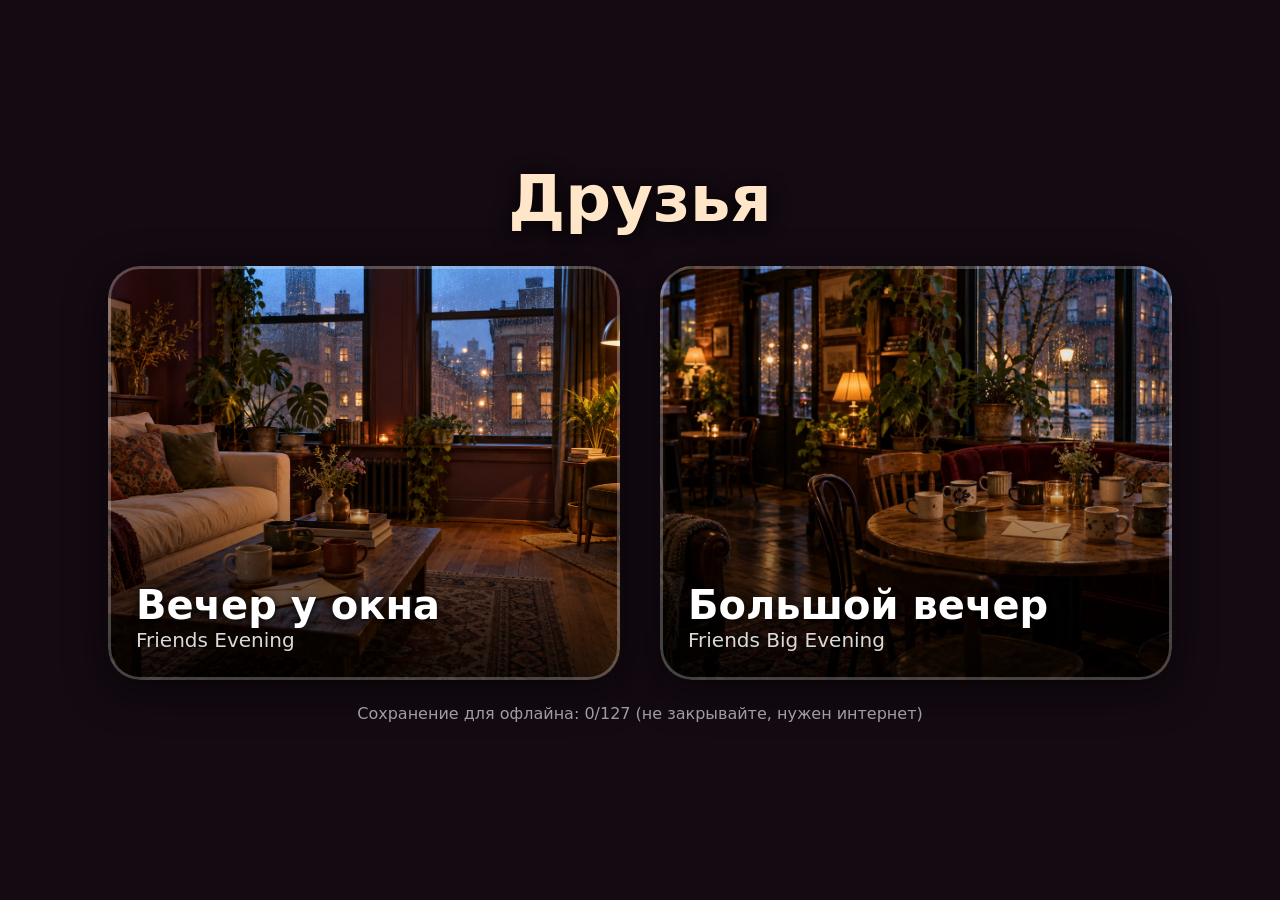
<file: index.html>
<!doctype html><html lang="ru"><head><meta charset="utf-8">
<meta name="viewport" content="width=device-width,initial-scale=1,viewport-fit=cover">
<meta http-equiv="Content-Security-Policy" content="default-src 'self'; script-src 'self'; style-src 'self'; img-src 'self' data:; connect-src 'self'">
<meta name="apple-mobile-web-app-capable" content="yes"><meta name="mobile-web-app-capable" content="yes">
<meta name="apple-mobile-web-app-status-bar-style" content="black-translucent"><meta name="apple-mobile-web-app-title" content="Друзья">
<link rel="manifest" href="manifest.json"><link rel="apple-touch-icon" href="icon-180.png"><link rel="icon" href="icon-180.png">
<title>Друзья — вечер</title><link rel="stylesheet" href="hub.css"></head><body>
<h1>Друзья</h1>
<div class="row"><a class="card c1" href="evening/"><span>Вечер у окна</span><small>Friends Evening</small></a>
<a class="card c2" href="big/"><span>Большой вечер</span><small>Friends Big Evening</small></a></div>
<p id="st">Подготовка офлайн…</p><script src="reg.js"></script><script src="hub.js"></script></body></html>
</file>
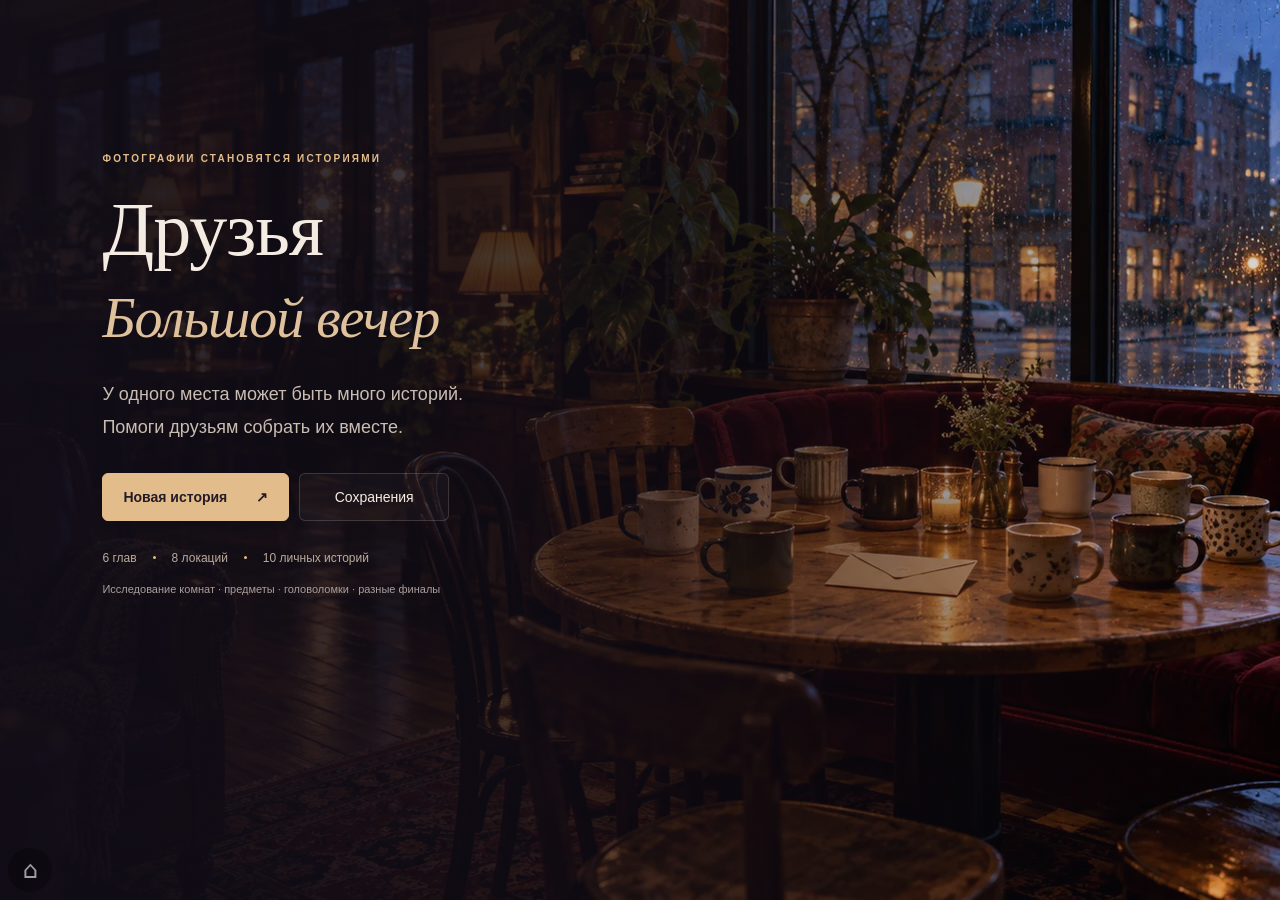
<file: big/index.html>
<!doctype html><html lang="ru"><head><meta charset="utf-8"><meta name="viewport" content="width=device-width,initial-scale=1,viewport-fit=cover"><meta name="apple-mobile-web-app-capable" content="yes"><meta name="mobile-web-app-capable" content="yes"><meta name="apple-mobile-web-app-status-bar-style" content="black-translucent"><meta name="apple-mobile-web-app-title" content="Друзья"><meta http-equiv="Content-Security-Policy" content="default-src 'self'; script-src 'self'; style-src 'self' 'unsafe-inline'; img-src 'self' data:; media-src 'self'; connect-src 'none'"><title>Друзья — Большой вечер</title><link rel="stylesheet" href="style.css"><link rel="stylesheet" href="../hubback.css"><link rel="manifest" href="../manifest.json"><link rel="apple-touch-icon" href="../icon-180.png"></head><body>
<section id="titleScreen"><div class="titleShade"></div><div class="titleContent"><div class="eyebrow">ФОТОГРАФИИ СТАНОВЯТСЯ ИСТОРИЯМИ</div><h1>Друзья<br><em>Большой вечер</em></h1><p>У одного места может быть много историй.<br>Помоги друзьям собрать их вместе.</p><div class="titleButtons"><button id="start" class="gold">Новая история <span>↗</span></button><button id="continue" hidden>Продолжить</button><button id="titleSaves">Сохранения</button></div><div class="titleFacts">6 глав <i></i> 8 локаций <i></i> 10 личных историй</div><div class="small titleNote">Исследование комнат · предметы · головоломки · разные финалы</div></div></section>
<main id="game" hidden><header><button id="logo" aria-label="Главное меню">ДРУЗЬЯ <span>БОЛЬШОЙ ВЕЧЕР</span></button><div id="chapterLabel"></div><div class="topActions"><button id="musicButton">♫ Музыка выкл.</button><button id="albumButton">Фотоальбом</button><button id="menuButton">Меню <kbd>Esc</kbd></button></div></header>
<nav id="roomNav" aria-label="Комнаты"><div class="eyebrow">МЕСТА</div><div id="roomButtons"></div><button id="mapButton" class="navExtra">Карта дома <kbd>M</kbd></button><button id="journalButton" class="navExtra">Записная книжка <kbd>J</kbd></button><button id="hintButton" class="navExtra">Подсказка <kbd>H</kbd></button></nav>
<section id="scene"><div class="roomHeading"><div><div id="roomSub" class="eyebrow"></div><h2 id="roomName"></h2></div><button id="highlight" title="Показать места для осмотра">◎ Объекты</button></div><div id="roomImage"><img id="background" alt="Текущая комната"><div class="roomVignette"></div><div id="hotspots"></div><img id="decorPhoto" hidden alt="Выбранная фотография в экспозиции"></div><div id="roomDescription"></div></section>
<aside id="sidebar"><div class="eyebrow">СЕЙЧАС ВАЖНО</div><h3 id="chapterName"></h3><div id="goalList"></div><div class="peopleHeading eyebrow">РЯДОМ С ТОБОЙ</div><div id="people"></div><div id="progressLine"></div></aside>
<section id="inventory"><div class="inventoryLabel">ТВОИ ВЕЩИ <button id="clearItem" hidden>Убрать выбор ×</button></div><div id="items"></div></section></main>
<dialog id="panel"><button class="close" data-close="panel" aria-label="Закрыть">×</button><div id="panelContent"></div></dialog>
<dialog id="conversation"><button class="close" data-close="conversation" aria-label="Закрыть">×</button><div class="conversationLayout"><div class="actorFrame"><img id="actorStill" alt="Героиня"><video id="actor" muted loop playsinline></video></div><div class="conversationText"><div id="actorRole" class="eyebrow"></div><h2 id="actorName"></h2><div id="actorWords" class="prose"></div><div id="actorChoices" class="actions"></div></div></div></dialog>
<dialog id="puzzle"><button class="close" data-close="puzzle" aria-label="Закрыть">×</button><div id="puzzleContent"></div></dialog>
<dialog id="cinema"><div class="cinemaHeader"><div><div class="eyebrow" id="cinemaChapter"></div><h3 id="cinemaTitle"></h3></div><button id="skipCinema">Продолжить без просмотра →</button></div><video id="film" muted playsinline controls></video><div class="cinemaBottom"><span id="cinemaCount"></span><button id="nextCinema">Следующая сцена →</button></div></dialog>
<div id="toast" role="status" aria-live="polite"></div><audio id="music" src="assets/music.mp3" loop preload="none"></audio><script src="world.js"></script><script src="rules.js"></script><script src="app.js"></script><script src="qa-renderer.js"></script><a href="../" class="hubback" aria-label="Меню">⌂</a><script src="../reg.js"></script></body></html>
</file>
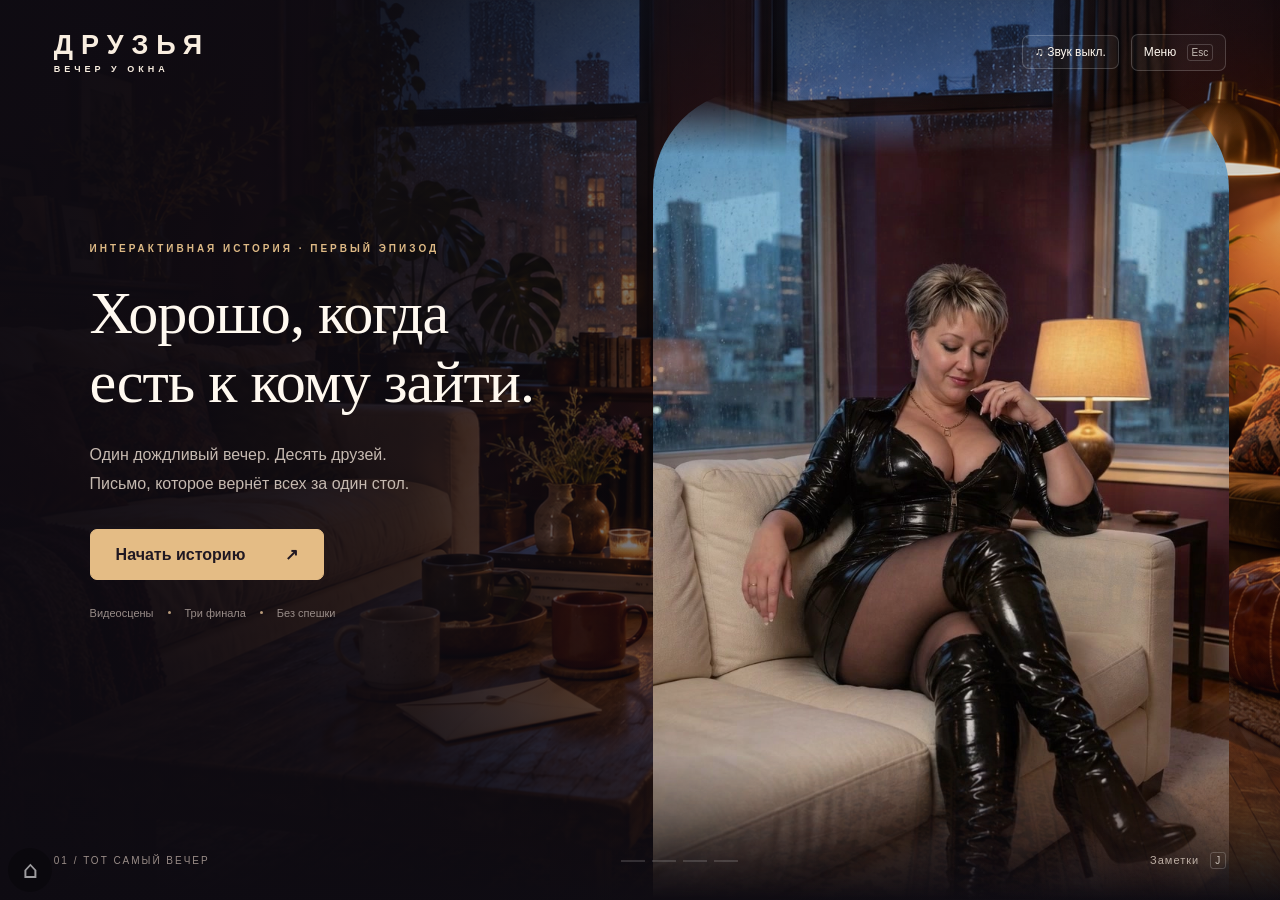
<file: evening/index.html>
<!doctype html><html lang="ru"><head><meta charset="utf-8"><meta name="viewport" content="width=device-width,initial-scale=1,viewport-fit=cover"><meta name="apple-mobile-web-app-capable" content="yes"><meta name="mobile-web-app-capable" content="yes"><meta name="apple-mobile-web-app-status-bar-style" content="black-translucent"><meta name="apple-mobile-web-app-title" content="Друзья"><meta http-equiv="Content-Security-Policy" content="default-src 'self'; script-src 'self'; style-src 'self'; img-src 'self' data:; media-src 'self'; connect-src 'none'"><title>Друзья · Вечер у окна</title><link rel="stylesheet" href="style.css"><link rel="stylesheet" href="../hubback.css"><link rel="manifest" href="../manifest.json"><link rel="apple-touch-icon" href="../icon-180.png"></head><body>
<main id="stage"><div id="room"></div><div class="veil"></div><div id="portrait"><img id="still" alt="Героиня сцены"><video id="actor" muted playsinline></video></div>
<header><a id="home" href="#" aria-label="Главное меню">ДРУЗЬЯ<span>ВЕЧЕР У ОКНА</span></a><div class="topright"><span id="location"></span><button id="sound" aria-label="Включить музыку">♫ <span>Звук выкл.</span></button><button id="menuButton">Меню <kbd>Esc</kbd></button></div></header>
<section id="landing"><div class="eyebrow">ИНТЕРАКТИВНАЯ ИСТОРИЯ · ПЕРВЫЙ ЭПИЗОД</div><h1>Хорошо, когда<br>есть к кому зайти.</h1><p>Один дождливый вечер. Десять друзей.<br>Письмо, которое вернёт всех за один стол.</p><div class="startrow"><button id="start" class="primary">Начать историю <span>↗</span></button><button id="continue" hidden>Продолжить</button></div><div class="tags">Видеосцены <i></i> Три финала <i></i> Без спешки</div></section>
<section id="dialogue" hidden><div id="chapter" class="eyebrow"></div><div class="speaker"><span id="speaker"></span><span class="line"></span></div><h2 id="sceneTitle"></h2><div id="text"></div><div id="choices"></div><div id="ending" hidden></div><div class="hint">Выбор: <kbd>1</kbd> <kbd>2</kbd> <kbd>3</kbd> <span>История сохраняется автоматически</span></div></section>
<footer><span id="episode">01 / ТОТ САМЫЙ ВЕЧЕР</span><div id="chapterDots"><b></b><b></b><b></b><b></b></div><button id="journalButton">Заметки <kbd>J</kbd></button></footer>
</main><dialog id="menu"><button class="close" data-close="menu" aria-label="Закрыть">×</button><div class="eyebrow">ТВОЙ ВЕЧЕР</div><h2>Сделаем паузу?</h2><p>Прогресс сохраняется после каждого выбора.</p><button id="resumeMenu" class="primary">Вернуться в игру</button><button id="restart">Начать заново</button><button id="castButton">Герои вечера</button><label>Качество видео<select id="quality"><option value="full">Исходное · 720p</option><option value="eco">Экономное · 480p</option></select></label><label><input id="captions" type="checkbox" checked> Показывать текст сразу</label><p class="small">Авторская история о дружбе в духе камерного ситкома. Неофициальная игра. Видеосцены созданы ИИ по предоставленным фотографиям. Голоса актёров и кадры сериала не используются.</p></dialog>
<dialog id="journal"><button class="close" data-close="journal" aria-label="Закрыть">×</button><div class="eyebrow">МАЛЕНЬКИЕ ДЕТАЛИ</div><h2>Записная книжка</h2><div id="notes"></div></dialog>
<dialog id="cast"><button class="close" data-close="cast" aria-label="Закрыть">×</button><div class="eyebrow">КОМПАНИЯ В СБОРЕ</div><h2>Герои вечера</h2><div id="castGrid"></div></dialog>
<dialog id="confirm"><h2>Начать новый вечер?</h2><p>Текущее прохождение будет заменено. Найденные финалы останутся в коллекции.</p><button id="confirmNew" class="primary">Начать заново</button><button data-close="confirm">Отмена</button></dialog>
<audio id="music" src="assets/music.wav" loop preload="none"></audio><script src="story.js"></script><script src="game.js"></script><a href="../" class="hubback" aria-label="Меню">⌂</a><script src="../reg.js"></script></body></html>
</file>
<file: hub.css>
html,body{margin:0;height:100%;background:#140a12;color:#fff;font-family:system-ui,-apple-system,sans-serif;display:flex;flex-direction:column;align-items:center;justify-content:center;padding:env(safe-area-inset-top) env(safe-area-inset-right) env(safe-area-inset-bottom) env(safe-area-inset-left);box-sizing:border-box}
h1{font-size:64px;margin:0 0 30px;color:#ffe6c8;text-shadow:0 4px 20px #000}
.row{display:flex;gap:40px}
.card{width:40vw;height:46vh;border-radius:32px;display:flex;flex-direction:column;justify-content:flex-end;padding:28px;box-sizing:border-box;color:#fff;text-decoration:none;background-size:cover;background-position:center;box-shadow:0 10px 40px rgba(0,0,0,.6),inset 0 0 0 3px rgba(255,255,255,.25)}
.card span{font-size:40px;font-weight:800;text-shadow:0 2px 10px #000}.card small{font-size:20px;opacity:.85}
.c1{background-image:linear-gradient(transparent 40%,rgba(0,0,0,.8)),url(evening/assets/room.png)}
.c2{background-image:linear-gradient(transparent 40%,rgba(0,0,0,.8)),url(big/assets/cafe.webp)}
.card:active{transform:scale(.97)}#st{opacity:.6;margin-top:24px}
</file>
<file: big/style.css>
:root{color-scheme:dark;--bg:#151119;--panel:#211b25;--muted:#aa9e9b;--gold:#e2bd8b;--line:#ffffff19}*{box-sizing:border-box}body{margin:0;background:var(--bg);color:#f4ece3;font-family:'Segoe UI',Arial,sans-serif;font-size:14px}button,input,select{font:inherit}button{color:inherit;background:#ffffff07;border:1px solid #ffffff26;border-radius:6px;padding:10px 14px;cursor:pointer;transition:background .15s,border-color .15s}button:hover{background:#ffffff14;border-color:#d4b084}button:disabled{opacity:.35;cursor:default}button:focus-visible,input:focus-visible,select:focus-visible{outline:3px solid var(--gold);outline-offset:3px}.gold{background:var(--gold);color:#241b26;border-color:var(--gold);font-weight:600}.gold:hover{background:#f2d1a5;color:#241b26}.eyebrow{font-size:10px;color:var(--gold);letter-spacing:2.2px;font-weight:600}.small{font-size:11px;color:var(--muted);line-height:1.7}[hidden]{display:none!important}h1,h2,h3,p{margin-top:0}h2{font:34px Georgia,serif;font-weight:400;margin:13px 0 20px}h3{font:24px Georgia,serif;font-weight:400;line-height:1.3}kbd{font:10px 'Segoe UI',sans-serif;border:1px solid #ffffff27;border-radius:3px;padding:2px 4px;margin-left:6px;color:#afa39c}.prose{font-size:16px;line-height:1.8;color:#d7ccc4;white-space:pre-line}.actions{display:grid;gap:9px;margin-top:23px}.actions button{text-align:left;line-height:1.45;min-height:43px}.buttonRow{display:flex;flex-wrap:wrap;gap:9px;margin-top:20px}.buttonRow button{flex:1}.tag{display:inline-block;border:1px solid #d1ae7440;color:#ddc59f;border-radius:20px;padding:4px 9px;font-size:10px;margin:4px 5px 4px 0}
#titleScreen{position:absolute;inset:0;min-height:620px;background:url('assets/cafe.webp') center/cover}.titleShade{position:absolute;inset:0;background:linear-gradient(90deg,#110d17f5,#110d17c4 42%,#110d1722)}.titleContent{position:absolute;top:17%;left:8%;max-width:720px}h1{font:76px Georgia,serif;font-weight:400;line-height:1.08;letter-spacing:-1px;margin:24px 0 26px}h1 em{font-size:56px;color:#dfc29c;font-style:italic}.titleContent p{font-size:18px;line-height:1.8;color:#c9bdb2}.titleButtons{display:flex;gap:10px;margin-top:30px}.titleButtons button{min-width:150px;padding:15px 20px}.titleButtons span{margin-left:25px}.titleFacts{display:flex;gap:16px;align-items:center;color:#bbab9a;font-size:12px;margin-top:30px}.titleFacts i{width:3px;height:3px;background:var(--gold);border-radius:50%}.titleNote{margin-top:15px}
#game{height:100vh;min-height:620px;display:grid;grid-template-columns:184px minmax(400px,1fr) 290px;grid-template-rows:83px 1fr 112px;overflow:hidden}header{grid-column:1/4;display:flex;align-items:center;justify-content:space-between;padding:18px 25px;border-bottom:1px solid var(--line);background:#15111af0;gap:20px}#logo{font-size:23px;letter-spacing:5px;border:0;background:none;text-align:left;padding:0}#logo span{display:block;font-size:8px;letter-spacing:2.5px;margin-top:4px}.topActions{display:flex;gap:8px}.topActions button{font-size:12px}#chapterLabel{font-size:11px;color:#b5a699}#roomNav{padding:27px 15px;border-right:1px solid var(--line);overflow:auto}#roomButtons{display:grid;gap:6px;margin:17px 0 28px}#roomButtons button{text-align:left;border-color:transparent;padding:10px 12px;font-size:13px}#roomButtons button.active{background:#4d3c42;border-color:#c1a07766;color:#f1d6b0}.roomIndex{color:#938176;font-size:10px;margin-right:9px}.navExtra{width:100%;text-align:left;font-size:11px;border:0;border-top:1px solid var(--line);border-radius:0;padding:13px 8px;color:#c7b7a8}.navExtra kbd{float:right}#scene{position:relative;min-width:0;overflow:hidden;background:radial-gradient(ellipse at 50% 50%,#352c35,#151119)}.roomHeading{position:absolute;top:28px;left:28px;right:25px;display:flex;align-items:center;justify-content:space-between;z-index:2}.roomHeading h2{font-size:31px;margin:10px 0}#highlight{font-size:11px;padding:8px 10px}#roomImage{position:absolute;width:100%;aspect-ratio:16/9;top:51%;transform:translateY(-50%);overflow:hidden}#background{width:100%;height:100%;object-fit:cover;display:block}.roomVignette{position:absolute;inset:0;background:linear-gradient(0deg,#151119b5,transparent 28%,transparent 80%,#15111977);pointer-events:none}#hotspots{position:absolute;inset:0}.spot{position:absolute;transform:translate(-50%,-50%);border-color:#f9d8a550;background:#1a141edb;backdrop-filter:none;font-size:11px;box-shadow:0 4px 18px #0007;padding:8px 10px;max-width:145px}.spot::before{content:'○';color:var(--gold);margin-right:6px}.spot.quest{border-color:#e5bf82;color:#ffe3b8}.spot.complete{border-color:#7eaa8a66;color:#c2d4bf}.spot.complete::before{content:'✓'}.spot.dim{opacity:.3}.spot.dim:hover,.spot.dim:focus-visible{opacity:1}.spot.target{outline:2px solid #f4cb8a;outline-offset:5px}#roomDescription{position:absolute;bottom:22px;left:28px;right:28px;color:#a99b92;line-height:1.7;font-size:12px}#decorPhoto{position:absolute;left:14%;top:26%;width:11%;height:32%;object-fit:cover;border:6px solid #8b6c43;box-shadow:0 5px 15px #0008;transform:rotate(-3deg)}
#sidebar{padding:28px 22px;border-left:1px solid var(--line);overflow:auto;background:#1b161e}#sidebar h3{font-size:24px;margin:12px 0 20px}#goalList{display:grid;gap:10px}.goal{text-align:left;display:flex;align-items:start;gap:9px;line-height:1.5;font-size:12px;padding:10px 11px}.goal span:first-child{color:#c7ab7d}.goal.done{opacity:.48}.peopleHeading{margin:30px 0 16px}#people{display:grid;gap:10px}.person{display:flex;gap:12px;align-items:center;text-align:left;width:100%;padding:7px;border-color:#ffffff13;background:#ffffff03}.person img{width:42px;height:52px;object-fit:cover;object-position:50% 25%;border-radius:4px}.person strong{display:block;font-size:13px;font-weight:500}.person small{display:block;font-size:10px;color:#aa9b91;margin-top:4px}.relation{height:2px;background:#4b3a40;margin-top:7px;width:100px}.relation i{display:block;height:100%;background:#e1b987}#progressLine{font-size:10px;line-height:1.7;color:#8e8078;margin-top:25px}#inventory{grid-column:1/4;border-top:1px solid var(--line);background:#19141d;padding:14px 24px}.inventoryLabel{font-size:9px;letter-spacing:2px;color:#a99581;display:flex;align-items:center;justify-content:space-between;height:18px}#clearItem{font-size:10px;border:0;padding:2px 5px;color:#d8bd93}#items{display:flex;gap:8px;overflow:auto;white-space:nowrap;padding:10px 0 5px;scrollbar-width:thin;scrollbar-color:#66503b transparent}#items button{font-size:11px;padding:11px 13px;min-height:38px}#items button.selected{background:#70503f;border-color:#ebc28d}#items .empty{font-size:12px;color:#756a66;padding:10px 0}
dialog{background:#231c28;color:#f5ede4;border:1px solid #b1946b55;border-radius:12px;box-shadow:0 30px 120px #000a;padding:38px;width:min(850px,90vw);max-height:89vh;overflow:auto}dialog::backdrop{background:#08060bdc;backdrop-filter:blur(5px)}dialog .close{position:absolute;right:12px;top:8px;border:0;background:#21192588;border-radius:50%;width:33px;height:33px;line-height:22px;padding:0;font-size:23px;z-index:8}.dialogIntro{max-width:700px}.dialogMeta{font-size:11px;color:#a99584;margin-top:12px}.statusBox{border-left:2px solid #bd9c6c;background:#ffffff05;padding:14px 17px;margin:18px 0;color:#cfbda7;line-height:1.7;font-size:13px}.slotGrid{display:grid;grid-template-columns:repeat(3,1fr);gap:12px;margin-top:20px}.slot{border:1px solid var(--line);padding:17px;border-radius:7px}.slot strong{display:block;margin-bottom:10px}.slot button{display:block;width:100%;font-size:12px;margin-top:8px}.mapGrid{display:grid;grid-template-columns:repeat(4,1fr);gap:12px;margin-top:22px}.mapRoom{padding:0;overflow:hidden;text-align:left}.mapRoom img{width:100%;height:100px;object-fit:cover}.mapRoom strong,.mapRoom small{display:block;margin:10px}.mapRoom small{font-size:10px;color:#b3a392}.journalRow{border-bottom:1px solid var(--line);padding:15px 0;line-height:1.6}.journalRow strong{color:#e0c399}.journalRow p{color:#b7a79c;font-size:12px;margin:8px 0}.journalTabs{display:flex;gap:8px;margin-bottom:20px}.albumGrid{display:grid;grid-template-columns:repeat(5,1fr);gap:12px;margin-top:22px}.photoCard{padding:0;overflow:hidden;text-align:left}.photoCard img{width:100%;height:170px;object-fit:cover;object-position:top}.photoCard strong,.photoCard small{display:block;margin:9px 10px}.photoCard small{font-size:9px;color:#afa095}.fullPhoto{display:block;max-width:100%;max-height:55vh;object-fit:contain;margin:0 auto 20px}.achievement{padding:10px 12px;border:1px solid #c9a96c44;display:inline-block;margin:5px;border-radius:6px;font-size:12px;color:#dec197}#conversation{width:min(1050px,94vw);padding:0}.conversationLayout{display:grid;grid-template-columns:36% 1fr;min-height:550px}.actorFrame{position:relative;background:#100d13;overflow:hidden}.actorFrame img,.actorFrame video{position:absolute;width:100%;height:100%;object-fit:cover;object-position:center}.actorFrame video{opacity:0;transition:opacity .3s}.actorFrame video.ready{opacity:1}.conversationText{padding:45px 38px;max-height:85vh;overflow:auto}.conversationText h2{font-size:37px}#actorChoices button{font-size:13px}#puzzle{width:min(900px,94vw)}.puzzleInfo{font-size:13px;line-height:1.7;color:#b9aa9c;max-width:720px;margin-bottom:20px}.puzzleError{min-height:22px;color:#e4b58c;font-size:12px;margin-top:14px}.puzzleLayout{display:grid;grid-template-columns:minmax(260px,1fr) 1fr;gap:30px}.tileGrid{display:grid;grid-template-columns:repeat(3,1fr);width:282px;height:423px;gap:3px;margin:auto}.photoTile{padding:0;border:2px solid transparent;border-radius:2px;background-size:300% 300%;color:transparent;min-width:0}.photoTile.chosen{border-color:#ffe0a0;outline:2px solid #ffe0a0;z-index:1}.photoTile.correct{border-color:#ffffff22}.orderList{display:grid;gap:9px}.orderCard{display:flex;align-items:center;justify-content:space-between;padding:10px 12px;border:1px solid var(--line);border-radius:6px;background:#ffffff04;gap:12px}.orderCard img{height:65px;width:50px;object-fit:cover;object-position:top}.orderCard .orderLabel{flex:1}.orderCard strong{font-size:13px;font-weight:500}.orderCard small{display:block;font-size:11px;color:#b2a18f;margin-top:3px}.orderControls{display:flex;gap:4px}.orderControls button{padding:5px 9px}.optionGrid{display:grid;grid-template-columns:repeat(3,1fr);gap:12px}.optionGrid button{min-height:80px;line-height:1.7;font-size:13px}.optionGrid button.picked{border-color:#e1bb7d;background:#614b37}.codeInput{font-size:40px;letter-spacing:14px;max-width:250px;width:100%;padding:17px;background:#120e17;border:1px solid #92724c;border-radius:6px;text-align:center;color:#f2d7b0}.switches{display:grid;gap:12px}.switches button{display:flex;justify-content:space-between;padding:15px}.switches button.on{border-color:#b1c29a;background:#334032}.recipeTray{min-height:65px;border:1px dashed #ad8e6577;padding:15px;margin:18px 0;color:#d8c19d;line-height:1.8}.recipeChoices{display:flex;flex-wrap:wrap;gap:10px}.recipeChoices button{min-height:48px}.chapterStamp{font:90px Georgia,serif;color:#d4ad7244;float:right;margin-right:15px}.endingTitle{font:43px Georgia,serif;color:#ebcca0}.endingStats{display:flex;gap:20px;flex-wrap:wrap;margin:25px 0}.endingStats strong{font:32px Georgia,serif;display:block}.endingStats span{font-size:11px;color:#ad9a89}#cinema{width:min(1150px,95vw);padding:20px}#film{display:block;width:100%;max-height:66vh;background:#000;object-fit:contain;border-radius:6px}.cinemaHeader{display:flex;align-items:center;justify-content:space-between;gap:20px;margin-bottom:17px}.cinemaHeader h3{font-size:23px;margin:8px 0 0}.cinemaHeader button,.cinemaBottom button{font-size:11px}.cinemaBottom{display:flex;justify-content:space-between;align-items:center;margin-top:14px;font-size:11px;color:#a99887}#toast{position:fixed;left:50%;bottom:130px;transform:translateX(-50%);max-width:600px;padding:13px 20px;background:#3b2e28f5;border:1px solid #d3ad6c77;border-radius:8px;color:#f3d8b1;font-size:13px;line-height:1.6;z-index:100;opacity:0;pointer-events:none;transition:opacity .2s}#toast.visible{opacity:1}
@media(max-width:1150px){#game{grid-template-columns:155px minmax(360px,1fr) 240px}#roomNav{padding:22px 9px}#sidebar{padding:24px 15px}#chapterLabel{display:none}.roomHeading{left:20px}#roomDescription{left:20px;right:20px;font-size:11px}.spot{max-width:120px;font-size:10px;padding:7px}.topActions button{font-size:11px;padding:9px}.conversationText{padding:38px 28px}.prose{font-size:15px}#sidebar h3{font-size:21px}h1{font-size:65px}}
@media(max-height:720px){#game{grid-template-rows:72px 1fr 98px}header{padding:14px 22px}.roomHeading{top:16px}.roomHeading h2{font-size:27px}.roomHeading .eyebrow{font-size:9px}#roomImage{top:54%;max-height:77%;width:100%;object-fit:contain}#roomDescription{bottom:10px;font-size:10px}#sidebar{padding-top:20px}.peopleHeading{margin-top:20px}#inventory{padding:10px 20px}dialog{padding:28px;max-height:91vh}.conversationLayout{min-height:490px}.conversationText{max-height:89vh;padding:30px}.tileGrid{width:246px;height:369px}.titleContent{top:13%}h1{font-size:58px}h1 em{font-size:43px}.titleContent p{font-size:16px}.titleButtons{margin-top:20px}.titleFacts{margin-top:23px}}
@media(prefers-reduced-motion:reduce){*{transition:none!important}}
</file>
<file: hubback.css>
.hubback{position:fixed;left:calc(env(safe-area-inset-left) + 8px);bottom:calc(env(safe-area-inset-bottom) + 8px);z-index:99999;width:44px;height:44px;border-radius:22px;background:rgba(0,0,0,.45);color:#fff;font:24px/44px system-ui;text-align:center;text-decoration:none;opacity:.6}
</file>
<file: evening/style.css>
@font-face{font-family:Local;src:local('Segoe UI')}*{box-sizing:border-box}body{margin:0;background:#100d13;color:#fff9f0;font-family:Local,'Segoe UI',sans-serif}button,a,select{font:inherit}button,a{ -webkit-tap-highlight-color:transparent}button{cursor:pointer;color:inherit;border:1px solid #ffffff30;background:#ffffff09;border-radius:7px;padding:12px 18px;transition:background .15s,border-color .15s}button:hover{background:#ffffff1c;border-color:#e5bc83}button:focus-visible,a:focus-visible,select:focus-visible{outline:3px solid #f2cc8f;outline-offset:4px}[hidden]{display:none!important}#stage{height:100vh;min-height:620px;position:relative;overflow:hidden}#room{position:absolute;inset:0;background:linear-gradient(100deg,#282034,#554738);background-image:url('assets/room.png');background-size:cover;background-position:center}.veil{position:absolute;inset:0;background:linear-gradient(90deg,rgba(14,11,18,.97) 0%,rgba(14,11,18,.85) 32%,rgba(14,11,18,.27) 65%,rgba(14,11,18,.14)),linear-gradient(0deg,#100d13 0%,transparent 28%,transparent 85%,#100d1377)}header{position:absolute;top:0;left:0;right:0;padding:30px 4.2%;display:flex;justify-content:space-between;align-items:center;z-index:5}#home{color:#f9eee0;text-decoration:none;font-size:27px;font-weight:650;letter-spacing:8px}#home span{display:block;font-size:9px;letter-spacing:4px;margin-top:3px}.topright{display:flex;gap:12px;align-items:center}.topright button{font-size:12px;padding:9px 12px}#location{font-size:12px;color:#cfc0b1;margin-right:15px}kbd{font:10px Local,sans-serif;display:inline-flex;justify-content:center;align-items:center;border:1px solid #ffffff30;border-radius:3px;padding:2px 4px;color:#c8bfb8;margin-left:7px}#portrait{position:absolute;right:4%;height:90%;bottom:0;width:45%;display:flex;align-items:flex-end;justify-content:center;mask-image:linear-gradient(to bottom,transparent 0%,black 8%,black 82%,transparent 100%);opacity:.95}#portrait img,#portrait video{height:100%;width:100%;object-fit:cover;object-position:center 28%;border-radius:100px 100px 0 0}#actor{position:absolute;inset:0;opacity:0;transition:opacity .5s}#actor.ready{opacity:1}#landing{position:absolute;left:7%;top:27%;max-width:640px;z-index:2}.eyebrow{font-size:10px;letter-spacing:3px;color:#ddb985;font-weight:600}h1{font-family:Georgia,'Times New Roman',serif;font-weight:400;font-size:clamp(44px,4.7vw,72px);line-height:1.14;letter-spacing:-1px;margin:25px 0}#landing p{font-size:16px;line-height:1.8;color:#c5b9b0}.startrow{display:flex;gap:12px;margin-top:30px}.primary{background:#e4bc85;color:#201822;border-color:#e4bc85;font-weight:600;padding:15px 25px}.primary:hover{background:#f4d5a6;color:#201822}.primary span{padding-left:35px}.tags{display:flex;align-items:center;gap:14px;color:#988c88;font-size:11px;margin-top:27px}.tags i{width:3px;height:3px;border-radius:50%;background:#b99b7b}footer{position:absolute;bottom:25px;left:4.2%;right:4.2%;display:flex;justify-content:space-between;align-items:center;color:#998c87;font-size:10px;letter-spacing:2px;z-index:5}footer button{border:0;padding:6px 0;color:#bbada3;background:transparent;font-size:11px;letter-spacing:1px}#chapterDots{display:flex;gap:7px}#chapterDots b{width:24px;height:2px;background:#ffffff25}#chapterDots b.on{background:#e1bc8c}#dialogue{position:absolute;z-index:3;left:6%;top:22%;width:47%;max-width:650px;max-height:69%;overflow:auto;scrollbar-width:thin;scrollbar-color:#675041 transparent;padding-right:14px}.speaker{display:flex;align-items:center;gap:15px;margin-top:22px;color:#e4c59b;font-size:12px}.speaker .line{height:1px;background:#bba38644;width:70px}h2{font-family:Georgia,'Times New Roman',serif;font-weight:400;font-size:31px;margin:12px 0 18px}#text{white-space:pre-line;color:#ddd1c8;font-size:16px;line-height:1.75;min-height:130px}#choices{display:grid;gap:8px;margin-top:24px}#choices button{display:flex;gap:15px;text-align:left;align-items:center;font-size:13px;padding:13px 16px;background:#17131bc9}#choices .num{color:#a38e74;font-size:10px}#choices button:hover{border-color:#dbb982;background:#342a34}.hint{color:#817570;font-size:9px;margin:18px 0 10px}.hint span{margin-left:17px}#ending{border-top:1px solid #ffffff20;margin-top:20px;padding-top:15px;color:#dbc5a8;font-size:13px;line-height:1.8}#ending button{margin:10px 7px 0 0}dialog{background:#201a24;color:#eee3d9;border:1px solid #806b5266;border-radius:14px;width:min(560px,85vw);max-height:85vh;padding:38px;box-shadow:0 30px 100px #0009}dialog::backdrop{background:#09070bcc;backdrop-filter:blur(8px)}dialog h2{margin-top:12px}dialog p{font-size:14px;color:#bfb0a5;line-height:1.7}dialog>button:not(.close){width:100%;margin-bottom:10px}dialog .close{position:absolute;right:15px;top:10px;font-size:24px;border:0;background:none;padding:0 8px}dialog label{display:flex;justify-content:space-between;align-items:center;font-size:13px;padding:14px 0;border-top:1px solid #ffffff12}select{background:#302634;color:#edddcc;border:1px solid #ffffff30;padding:6px;border-radius:4px}dialog .small{font-size:10px;color:#918680;margin-bottom:0}#cast{width:min(900px,90vw)}#castGrid{display:grid;grid-template-columns:repeat(5,1fr);gap:12px}#castGrid button{padding:0;overflow:hidden;text-align:left}#castGrid img{width:100%;height:150px;object-fit:cover;object-position:top}#castGrid strong,#castGrid small{display:block;margin:8px 10px}#castGrid small{font-size:9px;line-height:1.4;color:#aa9d94}#notes p{padding:12px 0;border-bottom:1px solid #ffffff15}body.eco #actor{image-rendering:auto}@media(max-height:740px){#dialogue{top:18%;max-height:72%}#text{font-size:14px;line-height:1.6;min-height:100px}#choices{margin-top:15px}#choices button{padding:10px 14px}h2{font-size:28px}#landing{top:24%}h1{font-size:53px}}@media(max-width:1000px){#location{display:none}#dialogue{width:53%;left:4%}#portrait{right:0;width:45%}#landing{left:5%}.hint span{display:block;margin:8px 0}#castGrid{grid-template-columns:repeat(5,1fr)}#castGrid img{height:110px}}@media(prefers-reduced-motion:reduce){*{transition:none!important}}

#room.cafe{background-image:url('assets/cafe.png')}#castGrid .castCard{border:1px solid #ffffff22;border-radius:7px;overflow:hidden;background:#ffffff05}
</file>
